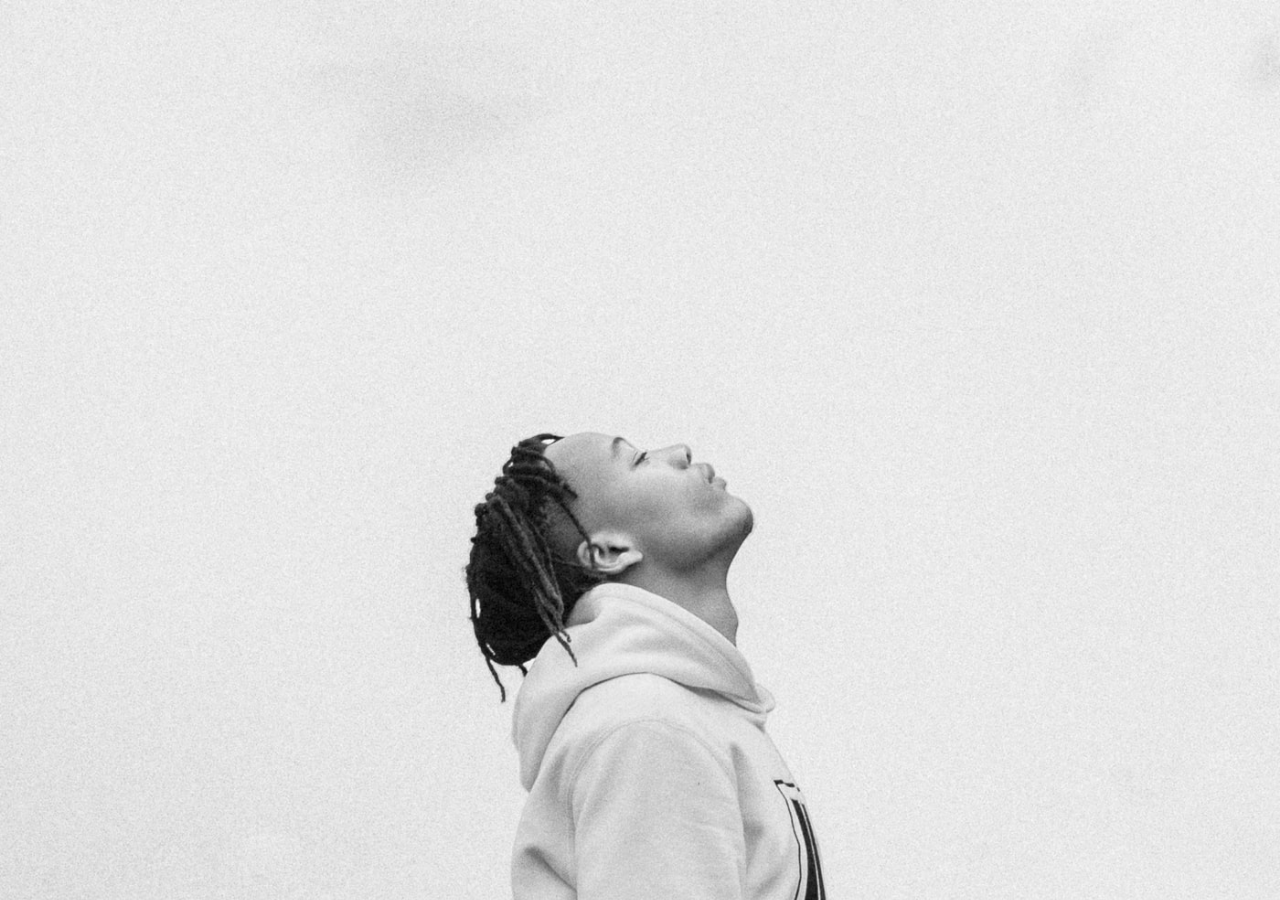
<file: index.html>
<!DOCTYPE html>
<html lang="pt-br">
<head>
    <meta charset="UTF-8">
    <meta http-equiv="X-UA-Compatible" content="IE=edge">
    <meta name="viewport" content="width=device-width, initial-scale=1.0">

    <!--CSS-->
    <link rel="stylesheet" href="css/style.css">

    <!--FontAwesome CDN-->
    <link rel="stylesheet" href="https://cdnjs.cloudflare.com/ajax/libs/font-awesome/6.0.0-beta2/css/all.min.css" integrity="sha512-YWzhKL2whUzgiheMoBFwW8CKV4qpHQAEuvilg9FAn5VJUDwKZZxkJNuGM4XkWuk94WCrrwslk8yWNGmY1EduTA==" crossorigin="anonymous" referrerpolicy="no-referrer" />

    <title>Document</title>
</head>
<body>
    
    <div class="container">

        <div class="bg"><img src="img/background.jpg"></div>

        <header>
            
            <p id="Logo">shop</p>
            
            <ul>
                <li>My Account</li>
                <li>Search</li>
                <li>
                    <i class="fas fa-shopping-bag"></i>
                </li>
                <li>
                    <div class="hamburguer">
                        <div class="line-p" id="line1"></div>
                        <div class="line-g" id="line2"></div>
                        <div class="line-p" id="line3"></div>
                        <div class="line-g" id="line4"></div>
                    </div>
                </li>
            </ul>

        </header>

        <main>

            <div class="category">

                <div id="cat-01" class="category-txt" onclick="btn01()">woman</div>
                <div id="cat-02" class="category-txt" onclick="btn02()">men</div>
                <div id="cat-03" class="category-txt" onclick="btn03()">shoes</div>
                <div id="cat-04" class="category-txt" onclick="btn04()">brand</div>

            </div>

            <div class="focus">

                    <p  class="focus-txt">Brand<br>Sweatshirt</p>
                    <button id="next"><i class="fas fa-arrow-left"></i> prev</button>
                    <p class="focus-cash">$1000</p>
                
            </div>

            <div class="cart">
                <button id="next">next <i class="fas fa-arrow-right"></i></button>
                <div class="size">
                    <p id="size-01" onclick="sz01()">s</p>
                    <p id="size-02" onclick="sz02()">m</p>
                    <p id="size-03" onclick="sz03()">l</p>
                </div>
                <div class="amount">
                    
                    <p id="menos">-</p>
                    <p id="contador">1</p>
                    <p id="mais">+</p>
                </div>
                <button id="cart-btn">add to cart</button>
            </div>

            <div class="social-field">
                <i class="fab fa-instagram"></i>
                <i class="fab fa-twitter"></i>
                <i class="fab fa-facebook-f"></i>

            </div>

        </main>

    </div>
    <script>
        var cat01 = document.getElementById("cat-01")
        var cat02 = document.getElementById("cat-02")
        var cat03 = document.getElementById("cat-03")
        var cat04 = document.getElementById("cat-04")

        function btn01(){
            if(cat01.clicked = cat01.style.color = "#e67e34"){
                cat02.style.color = '#6e6e6e'
                cat03.style.color = '#6e6e6e'
                cat04.style.color = '#6e6e6e'
            }
        }
        function btn02(){
            if(cat02.clicked = cat02.style.color = "#e67e34"){
                cat01.style.color = '#6e6e6e'
                cat03.style.color = '#6e6e6e'
                cat04.style.color = '#6e6e6e'
            }
        }
        function btn03(){
            if(cat03.clicked = cat03.style.color = "#e67e34"){
                cat01.style.color = '#6e6e6e'
                cat02.style.color = '#6e6e6e'
                cat04.style.color = '#6e6e6e'
            }
        }
        function btn04(){
            if(cat04.clicked = cat04.style.color = "#e67e34"){
                cat01.style.color = '#6e6e6e'
                cat02.style.color = '#6e6e6e'
                cat03.style.color = '#6e6e6e'
            }
        }
    /*------------------------------------------*/

        var size01 = document.getElementById("size-01")
        var size02 = document.getElementById("size-02")
        var size03 = document.getElementById("size-03")

        function sz01(){
            if(size01.clicked = size01.style.background = "#e67e34"){
                size01.style.color = 'white'
               
                size02.style.color = 'black'
                size02.style.background = 'none'
                size03.style.color = 'black'
                size03.style.background = 'none'
            }
        }
        function sz02(){
            if(size02.clicked = size02.style.background = "#e67e34"){
               size02.style.color = 'white'
               
               size01.style.color = 'black'
               size01.style.background = 'none'
               size03.style.color = 'black'
               size03.style.background = 'none'
            }
        }
        function sz03(){
            if(size03.clicked = size03.style.background = "#e67e34"){
               size03.style.color = 'white'
               
               size01.style.color = 'black'
               size01.style.background = 'none'
               size02.style.color = 'black'
               size02.style.background = 'none'
            }
        }

        /*-------------------------------------------------*/   
        var result = 0

       document.getElementById("menos").addEventListener('click', subtrair)
       document.getElementById("mais").addEventListener('click', somar)

        function somar() {
            if(result < 9) {
            document.getElementById("contador").innerHTML = result++;
            }
        }
        function subtrair() {
            if(result >=0) {
            document.getElementById("contador").innerHTML = result--;
            }
        }

    </script>

</body>
</html>
</file>
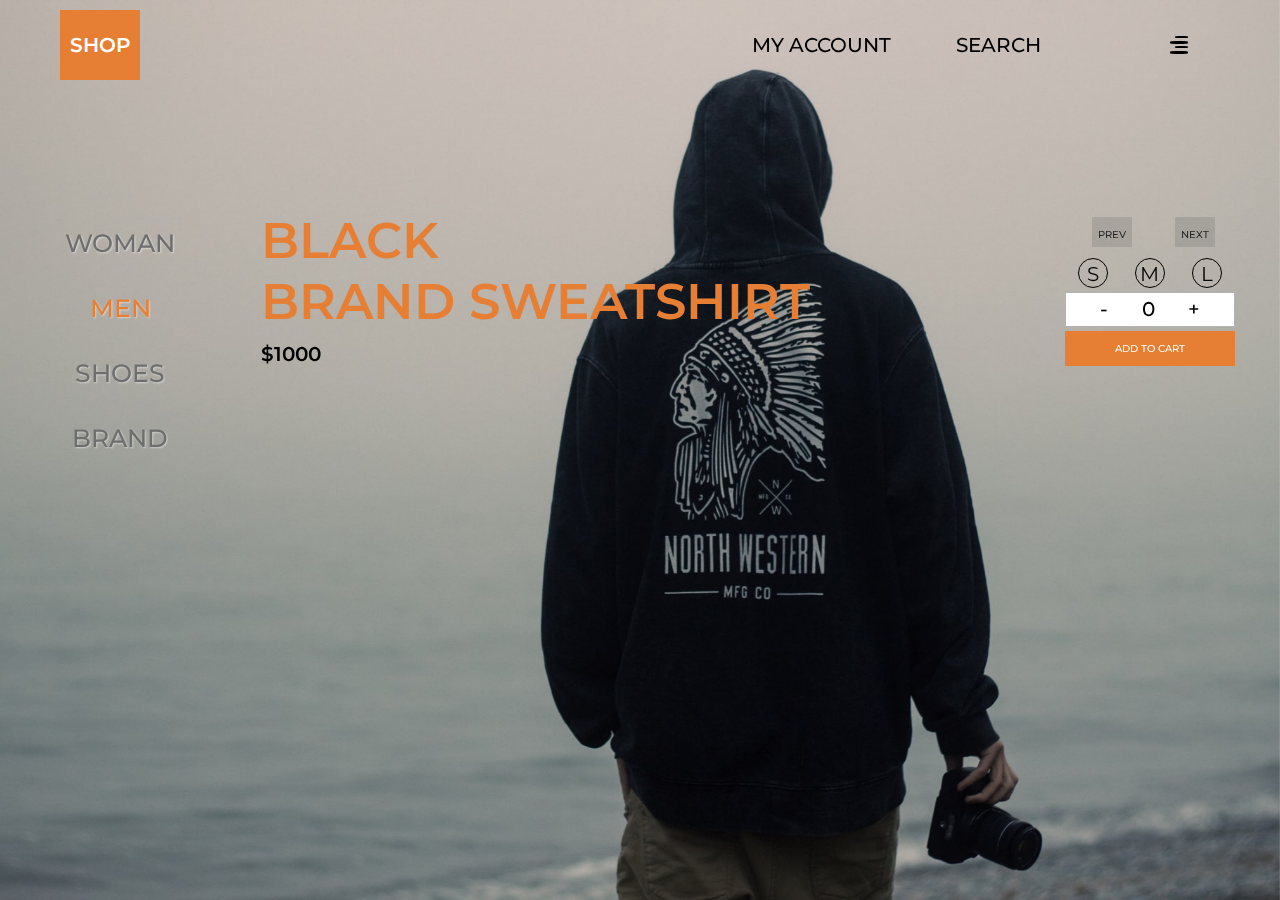
<file: men.html>
<!DOCTYPE html>
<html lang="pt-br">
<head>
    <meta charset="UTF-8">
    <meta http-equiv="X-UA-Compatible" content="IE=edge">
    <meta name="viewport" content="width=device-width, initial-scale=1.0">

    <!--CSS-->
    <link rel="stylesheet" href="css/style.css">

    <!--FontAwesome CDN-->
    <link rel="stylesheet" href="https://cdnjs.cloudflare.com/ajax/libs/font-awesome/6.0.0-beta2/css/all.min.css" integrity="sha512-YWzhKL2whUzgiheMoBFwW8CKV4qpHQAEuvilg9FAn5VJUDwKZZxkJNuGM4XkWuk94WCrrwslk8yWNGmY1EduTA==" crossorigin="anonymous" referrerpolicy="no-referrer" />

    <!--Projeto DevChallenge-->
    <!--https://devchallenge.com.br/challenges/5ee261fdff321432500c7599/details-->
    <title>Project ShopWebsite - Men</title>

    <style>
        .bg {
            width:100vw;
            height:100vh;
            background-image: url('img/men01.jpg');
            background-position: center;
            background-size: cover;
            position:fixed;
            z-index: -1;
        }
    </style>

</head>
<body>
    
    <div class="container">

        <div class="bg" id="bg1"></div>

        <header>
            
            <p id="Logo">shop</p>
            
            <ul>
                <li class="ico-small"><i class="fas fa-user-alt"></i></li>
                <li class="ico-small"><i class="fas fa-search"></i></li>
                <li>My Account</li>
                <li>Search</li>
                <li>
                    <i class="fas fa-shopping-bag"></i>
                </li>
                <li>
                    <div class="hamburguer">
                        <div class="line-p" id="line1"></div>
                        <div class="line-g" id="line2"></div>
                        <div class="line-p" id="line3"></div>
                        <div class="line-g" id="line4"></div>
                    </div>
                </li>
            </ul>
            
            <ul id="ul">
                <li id="li"><div id="cat-01" class="category-txt" onclick="btn01()"><a href="woman.html"><p>woman</p></a></div></li>
                <li id="li"><div id="cat-02" class="category-txt" onclick="btn02()"><a href="men.html"><p style="color: var(--color01);">men</p></a></div></li>
                <li id="li"><div id="cat-03" class="category-txt" onclick="btn03()"><a href="shoes.html"><p>shoes</p></a></div></li>
                <li id="li"><div id="cat-04" class="category-txt" onclick="btn04()"><a href="index.html"><p>brand</p></a></div></li>
            </ul>

        </header>

        <main>

            <div class="category">

                <div id="cat-01" class="category-txt" onclick="btn01()"><a href="woman.html"><p>woman</p></a></div>
                <div id="cat-02" class="category-txt" onclick="btn02()"><a href="men.html"><p style="color: var(--color01);">men</p></a></div>
                <div id="cat-03" class="category-txt" onclick="btn03()"><a href="shoes.html"><p>shoes</p></a></div>
                <div id="cat-04" class="category-txt" onclick="btn04()"><a href="index.html"><p>brand</p></a></div>

            </div>

            <!-- Produto em Destaque-->
            <div class="focus" id="focus01">

                    <p  class="focus-txt">Black<br>Brand Sweatshirt</p>
                    <p class="focus-cash">$1000</p>
                
            </div>

            <!-- Produto em Destaque "Next"-->
            <div class="focus" id="focus02">

                <p  class="focus-txt">White shirt</p>
                <p class="focus-cash">$24.90</p>
            
            </div>

            <!-------------------------------------------->
            <div class="cart">
               
                <div class="btn-cart-container">

                    <button class="btn-NP" id="prev" onclick="PrevMen()"><i class="fas fa-arrow-left"></i> prev</button>
                    <button class="btn-NP" id="next" onclick="NextMen()">next <i class="fas fa-arrow-right"></i></button>
    
                </div>

                <div class="size">

                    <p id="size-01" onclick="sz01()">s</p>
                    <p id="size-02" onclick="sz02()">m</p>
                    <p id="size-03" onclick="sz03()">l</p>

                </div>

                <div class="amount">
                    
                    <p id="menos">-</p>
                    <p id="contador">0</p>
                    <p id="mais">+</p>

                </div>

                <button id="cart-btn">add to cart</button>

            </div>

            <div class="social-field">

                <i class="fab fa-instagram"></i>
                <i class="fab fa-twitter"></i>
                <i class="fab fa-facebook-f"></i>

            </div>

        </main>

    </div>

     <!--JS Efeitos-->
    <script src="script/script.js"></script>

</body>
</html>
</file>
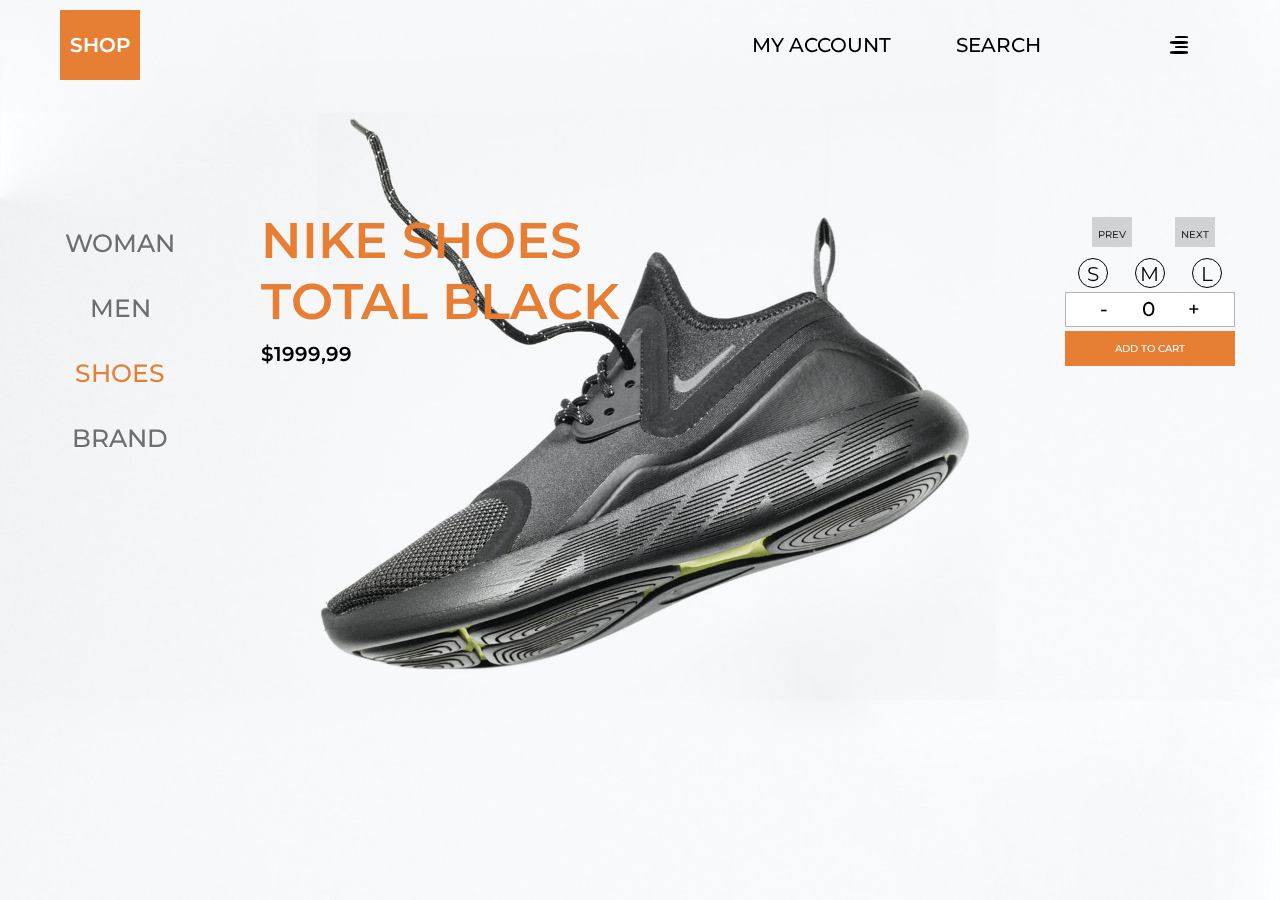
<file: shoes.html>
<!DOCTYPE html>
<html lang="pt-br">
<head>
    <meta charset="UTF-8">
    <meta http-equiv="X-UA-Compatible" content="IE=edge">
    <meta name="viewport" content="width=device-width, initial-scale=1.0">

    <!--CSS-->
    <link rel="stylesheet" href="css/style.css">

    <!--FontAwesome CDN-->
    <link rel="stylesheet" href="https://cdnjs.cloudflare.com/ajax/libs/font-awesome/6.0.0-beta2/css/all.min.css" integrity="sha512-YWzhKL2whUzgiheMoBFwW8CKV4qpHQAEuvilg9FAn5VJUDwKZZxkJNuGM4XkWuk94WCrrwslk8yWNGmY1EduTA==" crossorigin="anonymous" referrerpolicy="no-referrer" />

    <!--Projeto DevChallenge-->
    <!--https://devchallenge.com.br/challenges/5ee261fdff321432500c7599/details-->
    <title>Project ShopWebsite - Shoes</title>

    <style>
        .bg {
            width:100vw;
            height:100vh;
            background-image: url('img/shoes01.jpg');
            background-position: center;
            background-size: cover;
            position:fixed;
            z-index: -1;
        }
    </style>

</head>
<body>
    
    <div class="container">

        <div class="bg" id="bg1"></div>

        <header>
            
            <p id="Logo">shop</p>
            
            <ul>
                <li class="ico-small"><i class="fas fa-user-alt"></i></li>
                <li class="ico-small"><i class="fas fa-search"></i></li>
                <li>My Account</li>
                <li>Search</li>
                <li>
                    <i class="fas fa-shopping-bag"></i>
                </li>
                <li>
                    <div class="hamburguer">
                        <div class="line-p" id="line1"></div>
                        <div class="line-g" id="line2"></div>
                        <div class="line-p" id="line3"></div>
                        <div class="line-g" id="line4"></div>
                    </div>
                </li>
            </ul>
            
            <ul id="ul">
                <li id="li"><div id="cat-01" class="category-txt" onclick="btn01()"><a href="woman.html"><p>woman</p></a></div></li>
                <li id="li"><div id="cat-02" class="category-txt" onclick="btn02()"><a href="men.html"><p>men</p></a></div></li>
                <li id="li"><div id="cat-03" class="category-txt" onclick="btn03()"><a href="shoes.html"><p style="color: var(--color01);">shoes</p></a></div></li>
                <li id="li"><div id="cat-04" class="category-txt" onclick="btn04()"><a href="index.html"><p>brand</p></a></div></li>
            </ul>

        </header>

        <main>

            <div class="category">

                <div id="cat-01" class="category-txt" onclick="btn01()"><a href="woman.html"><p>woman</p></a></div>
                <div id="cat-02" class="category-txt" onclick="btn02()"><a href="men.html"><p>men</p></a></div>
                <div id="cat-03" class="category-txt" onclick="btn03()"><a href="shoes.html"><p style="color: var(--color01);">shoes</p></a></div>
                <div id="cat-04" class="category-txt" onclick="btn04()"><a href="index.html"><p>brand</p></a></div>

            </div>

            <!-- Produto em Destaque-->
            <div class="focus" id="focus01">

                    <p  class="focus-txt">Nike Shoes <br>Total Black</p>
                    <p class="focus-cash">$1999,99</p>
                
            </div>

            <!-- Produto em Destaque "Next"-->
            <div class="focus" id="focus02">

                <p  class="focus-txt">Nike Shoes<br>White, Black and Green</p>
                <p class="focus-cash">$3149.90</p>
            
            </div>

            <!-------------------------------------------->
            <div class="cart">
               
                <div class="btn-cart-container">

                    <button class="btn-NP" id="prev" onclick="PrevShoes()"></i> prev</button>
                    <button class="btn-NP" id="next" onclick="NextShoes()">next <i class="fas fa-arrow-right"></i></button>
    
                </div>

                <div class="size">

                    <p id="size-01" onclick="sz01()">s</p>
                    <p id="size-02" onclick="sz02()">m</p>
                    <p id="size-03" onclick="sz03()">l</p>

                </div>

                <div class="amount">
                    
                    <p id="menos">-</p>
                    <p id="contador">0</p>
                    <p id="mais">+</p>

                </div>

                <button id="cart-btn">add to cart</button>

            </div>

            <div class="social-field">

                <i class="fab fa-instagram"></i>
                <i class="fab fa-twitter"></i>
                <i class="fab fa-facebook-f"></i>

            </div>

        </main>

    </div>

     <!--JS Efeitos-->
    <script src="script/script.js"></script>

</body>
</html>
</file>
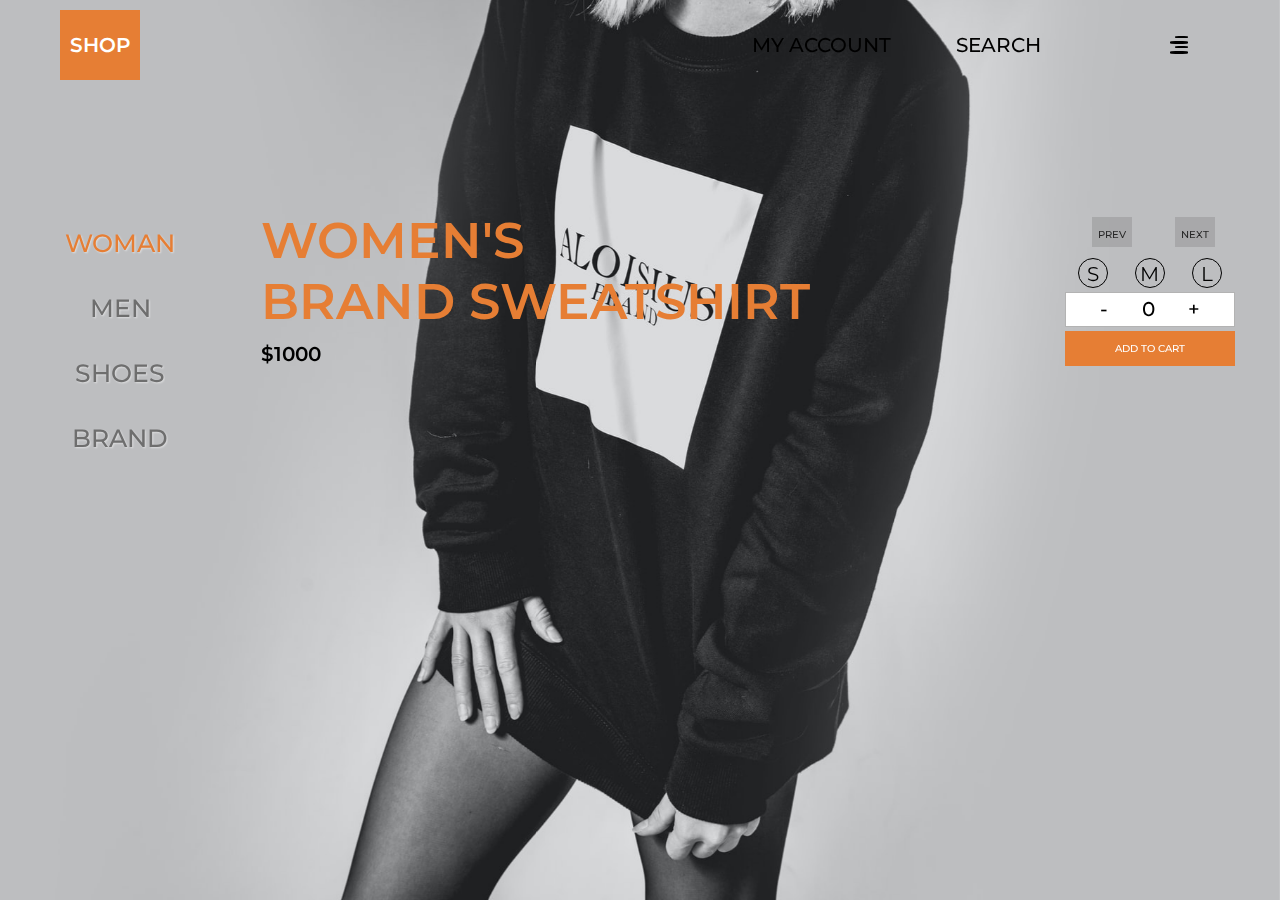
<file: woman.html>
<!DOCTYPE html>
<html lang="pt-br">
<head>
    <meta charset="UTF-8">
    <meta http-equiv="X-UA-Compatible" content="IE=edge">
    <meta name="viewport" content="width=device-width, initial-scale=1.0">

    <!--CSS-->
    <link rel="stylesheet" href="css/style.css">

    <!--FontAwesome CDN-->
    <link rel="stylesheet" href="https://cdnjs.cloudflare.com/ajax/libs/font-awesome/6.0.0-beta2/css/all.min.css" integrity="sha512-YWzhKL2whUzgiheMoBFwW8CKV4qpHQAEuvilg9FAn5VJUDwKZZxkJNuGM4XkWuk94WCrrwslk8yWNGmY1EduTA==" crossorigin="anonymous" referrerpolicy="no-referrer" />

    <!--Projeto DevChallenge-->
    <!--https://devchallenge.com.br/challenges/5ee261fdff321432500c7599/details-->
    <title>Project ShopWebsite - Woman</title>

    <style>
        .bg {
            width:100%;
            height:100%;
            background-image: url('img/woman01.jpg');
            background-position: center;
            background-size: cover;
            position:fixed;
            z-index: -1;
        }
    </style>

</head>
<body>
    
    <div class="container">

        <div class="bg" id="bg1"></div>

        <header>
            
            <p id="Logo">shop</p>
            
            <ul>
                <li class="ico-small"><i class="fas fa-user-alt"></i></li>
                <li class="ico-small"><i class="fas fa-search"></i></li>
                <li>My Account</li>
                <li>Search</li>
                <li>
                    <i class="fas fa-shopping-bag"></i>
                </li>
                <li>
                    <div class="hamburguer">
                        <div class="line-p" id="line1"></div>
                        <div class="line-g" id="line2"></div>
                        <div class="line-p" id="line3"></div>
                        <div class="line-g" id="line4"></div>
                    </div>
                </li>
            </ul>
            
            <ul id="ul">
                <li id="li"><div id="cat-01" class="category-txt" onclick="btn01()"><a href="woman.html"><p style="color: var(--color01);">woman</p></a></div></li>
                <li id="li"><div id="cat-02" class="category-txt" onclick="btn02()"><a href="men.html"><p>men</p></a></div></li>
                <li id="li"><div id="cat-03" class="category-txt" onclick="btn03()"><a href="shoes.html"><p>shoes</p></a></div></li>
                <li id="li"><div id="cat-04" class="category-txt" onclick="btn04()"><a href="index.html"><p>brand</p></a></div></li>
            </ul>

        </header>

        <main>

            <div class="category">

                <div id="cat-01" class="category-txt" onclick="btn01()"><a href="woman.html"><p style="color: var(--color01);">woman</p></a></div>
                <div id="cat-02" class="category-txt" onclick="btn02()"><a href="men.html"><p>men</p></a></div>
                <div id="cat-03" class="category-txt" onclick="btn03()"><a href="shoes.html"><p>shoes</p></a></div>
                <div id="cat-04" class="category-txt" onclick="btn04()"><a href="index.html"><p>brand</p></a></div>

            </div>

            <!-- Produto em Destaque-->
            <div class="focus" id="focus01">

                    <p  class="focus-txt">Women's <br> brand sweatshirt</p>
                    <p class="focus-cash">$1000</p>
                
            </div>

            <!-- Produto em Destaque "Next"-->
            <div class="focus" id="focus02">

                <p  class="focus-txt">Women's <br>sweatshirt with flowers</p>
                <p class="focus-cash">$1149.90</p>
            
            </div>

            <!-------------------------------------------->
            <div class="cart">
               
                <div class="btn-cart-container">

                    <button class="btn-NP" id="prev" onclick="PrevWoman()"><i class="fas fa-arrow-left"></i> prev</button>
                    <button class="btn-NP" id="next" onclick="NextWoman()">next <i class="fas fa-arrow-right"></i></button>
    
                </div>

                <div class="size">

                    <p id="size-01" onclick="sz01()">s</p>
                    <p id="size-02" onclick="sz02()">m</p>
                    <p id="size-03" onclick="sz03()">l</p>

                </div>

                <div class="amount">
                    
                    <p id="menos">-</p>
                    <p id="contador">0</p>
                    <p id="mais">+</p>

                </div>

                <button id="cart-btn">add to cart</button>

            </div>

            <div class="social-field">

                <i class="fab fa-instagram"></i>
                <i class="fab fa-twitter"></i>
                <i class="fab fa-facebook-f"></i>

            </div>

        </main>

    </div>

     <!--JS Efeitos-->
    <script src="script/script.js"></script>

</body>
</html>
</file>
<file: css/style.css>
/*--GoogleFonts - Montserrat--*/
@import url('https://fonts.googleapis.com/css2?family=Montserrat:ital,wght@0,100;0,200;0,300;0,400;0,500;0,700;1,700&display=swap');

:root {
    --color01: #e67e34;
    --color02: #6e6e6e;
    --color03: #ff4800;

    --font01: "Montserrat", sans-serif;
}

/*--Reset--*/
* {
    
    padding:0;
    margin:0;
    box-sizing:border-box;
    text-decoration:none;
    list-style:none;
    overflow:hidden;
/*--Padrão font,transição--*/  
    font-size:10px;
    font-family:var(--font01);
    transition:.5s ease-in;
}

.container {
    width:100%;
    height:100vh;
}

#bg2, #bg3 {
    display: none;
}

/*-----------------------------------------------------*/

.bg img {
    width:100%;
    height:100%;
    object-fit:cover;
}

header {
    width:100%;
    display:flex;
    justify-content:space-between;
    padding:1rem 6rem;
}

#Logo {
    width:8rem;
    height:7rem;
    text-align:center;
    line-height:7rem;
    font-size:2rem;
    font-weight:600;
    text-transform:uppercase;
    color:white;
    background:var(--color01);
    cursor:default;
}

ul {
    width:50rem;
    display: flex;
    justify-content:space-around;
    align-items:center;
}

ul li {
    text-transform:uppercase;
    font-weight:500;
    font-size:2rem;
    cursor:pointer;
}

ul li:hover {
  color:var(--color01);
}

ul li i {
    transition:.1s;
    font-size:2rem;
}

.ico-small {
    display:none;
}

.ico-small:hover {
    color: var(--color01);
}

/*-----------------------------------------------------*/

.hamburguer {
    width:1.8rem;
    height:1.8rem;
    display:flex;
    flex-direction:column;
    justify-content:space-between;
    position:relative;
}

.hamburguer:hover .line-p, .hamburguer:hover .line-g {
    background:var(--color01);
    transition: .7s ease;
}

.line-p {
    width:70%;
    height:2px;
    background:black;
    margin-left:auto;
    border-radius:30%;
}

.line-g {
    width:100%;
    height:3px;
    background:black;
    border-radius:30%;
}

#ul {
    width:0;
    height:5rem;
    background:rgb(207, 207, 207);
    box-shadow:1px 1px 3px rgba(0, 0, 0, 0.3),
               1px 1px 3px inset rgba(255, 255, 255, 0.7);
    display: none;
    position:absolute;
    right:9rem;
    top:6rem;
    z-index:100;
    animation:anima .6s cubic-bezier(0.455, 0.03, 0.515, 0.955);
}

@keyframes anima {
    0% {
        width:0;
    }
    100% {
        width:53rem;
    }
}

.show-menu #ul {
    width:53rem;
    display: flex;
}

#ul .category-txt p{
    font-size: 1.5rem;
    padding:4rem;
}

#ul .category-txt:hover {
    background:var(--color01);
    
    text-shadow:none;
}
#ul .category-txt p:hover {
    color:white;
}


/*-----------------------------------------------------*/

main {
    width:100%;
    display:grid;
    grid-template-columns: 1fr 4fr 1fr;
    margin:12rem 6rem;
}

.category {
    width:12rem;
    height:26rem;
    display: flex;
    flex-direction: column;
    align-items: center;
    justify-content: space-around; 
}

.category-txt p {
    font-size:2.5rem;
    font-weight:500;
    text-transform:uppercase;
    color:var(--color02);
    text-shadow: 1px 1px 2px rgba(255, 255, 255, 0.5);
    cursor:pointer;
}

.category-txt p:hover {
    color:var(--color01);
}

/*-----------------------------------------------------*/

#focus01 {
    display: block;
}

#focus02, #focus03 {
    display: none;
}

.focus-txt {
    font-size:5rem;
    color:var(--color01);
    text-transform:uppercase;
    font-weight:600;
    margin-bottom:1rem;
}

.focus-cash {
    font-size:2rem;
    font-weight:600;
}
/*-----------------------------------------------------*/

.cart {
    width:17rem;
    height:16rem;
    display: flex;
    flex-direction: column;
    justify-content: space-evenly;
    align-items: flex-end;
    margin-right:10.5rem;
}

.size {
    width:100%;
    display: flex;
    justify-content:space-around;
}

.size p {
    width:3rem;
    height:3rem;
    text-align:center;
    line-height:3rem;
    font-size:2rem;
    text-transform:uppercase;
    border-radius: 50%;
    border:1px solid black;
    cursor:pointer;
}

.size p:hover {
    color:var(--color01);
    border:1px solid var(--color01);
}

.amount {
    width:100%;
    height:3.5rem;
    display: flex;
    justify-content: space-evenly;
    background:white;
    border:1px solid rgb(179, 179, 179);
    line-height:3.3rem;
}

.amount p {
    font-size:2rem;
    font-weight:500;
    cursor:pointer;
}

.amount p:nth-child(2) {
    cursor:default;
}

.cart #cart-btn {
    width:100%;
    height:3.5rem;
    font-weight: 500;
    color:white;
    text-transform:uppercase;
    background:var(--color01);
    border:none;
    cursor:pointer;
}

.cart #cart-btn:hover {
    color:black;
    background:var(--color03);
}

/*---------------------------------- Botão Prev / Botão Next */

.btn-NP {
    width:8rem;
    height:4rem;
    color:black;
    background:transparent;
    border:none;
    font-weight: 500;
    text-transform:uppercase;
    word-spacing: 1rem;
    cursor:pointer;
    position:relative;
    z-index: 10;
}

.btn-NP::after {
    content:'';
    width:4rem;
    height:3rem;
    background: rgba(119, 119, 119, 0.3);
    transition:.5s;
    position:absolute;
    top:.3rem;
    left:2rem;
}

.btn-NP:hover::after {
    width:100%;
    left:0;
    background: rgba(230, 125, 51, 0.3);
    transition:.5s;
}

/*-----------------------------------------------------*/

.social-field {
    width:12rem;
    margin-top:12rem;
    display: flex;
    justify-content: space-between;
}

.social-field i {
    font-size:2.3rem;
    cursor:pointer;
}

.social-field i:hover {
    color:var(--color01);
}

/*-----------------------------------------------------Media Querie 1060px*/

@media (max-width: 1060px) {
    ul{
        justify-content: space-evenly;
    }
    ul li {
        text-shadow:1px 1px 1px rgba(255, 255, 255, 0.5);
    }
    ul li:nth-child(1), ul li:nth-child(2) {
        display: flex;
    }
    ul li:nth-child(3), ul li:nth-child(4) {
        display:none;
    }
    .show-menu #ul {
        width:40rem;
        height:3rem;
        display: flex;
        justify-content: space-around;
        right:14%;
    }
    @keyframes anima {
        0% {
            width:0;
        }
        100% {
            width:40rem;
        }
    }
    .show-menu #ul li{
        display: block;
    }
    #ul .category-txt p{
        font-size: 1rem;
    }
    main {
        display: flex;
        flex-direction:column;
        justify-content: space-between;
        margin-left: 28%;
        text-align: center;
        align-items: center;
    }
    .cart {
        margin-left: 10rem;
    }
    .category {
        display: none;
    }
    .focus-txt {
        font-size: 2.3rem;
        text-shadow:1px 1px 1px rgba(0, 0, 0, 0.4);
    }
    .focus-cash {
        font-size:1.5rem;
    }
    .btn-NP {
        text-shadow: 1px 1px 2px rgba(255, 255, 255, 0.5);
    }
    .size p {
        text-shadow:1px 1px 1px rgba(255, 255, 255,.5);
        border:1px solid white;
    }
    .social-field {
        margin-top: 1rem;
    }
    .social-field i {
        color:var(--color01);
        text-shadow:1px 1px 1px rgba(0, 0, 0, 0.3);
    }
    .social-field i:hover {
        color:var(--color02);
    }
}

/*-----------------------------------------------------Media Querie 650px*/

@media (max-width: 650px) {
    ul {
        justify-content: space-around;
    }
    #Logo {
        opacity: .6;
        transform: scale(.5);
        position:fixed;
        top:-1.3rem;
        left:-1.3rem;
    }
    .show-menu #ul {
        width:11rem;
        height:20rem;
        display: flex;
        flex-direction: column;
        top:4rem;
        right:1rem;
        opacity: .9;
        animation:anima .6s backwards;
    }
    #ul .category-txt p  {
        padding:2rem 10rem;
    }
    @keyframes anima {
        0% {
            height:0;
        }
        100% {
            height:20rem;
        }
    }
    main {
        margin-left: 0;
        margin-top:2rem;
        text-align: left;
        align-items: left;
        justify-content: center;
    }
    .cart {
        margin-top:50rem;
    }
    .focus {
        margin-top:0;
    }
}
/*-----------------------------------------------------------------------------------*/
</file>
